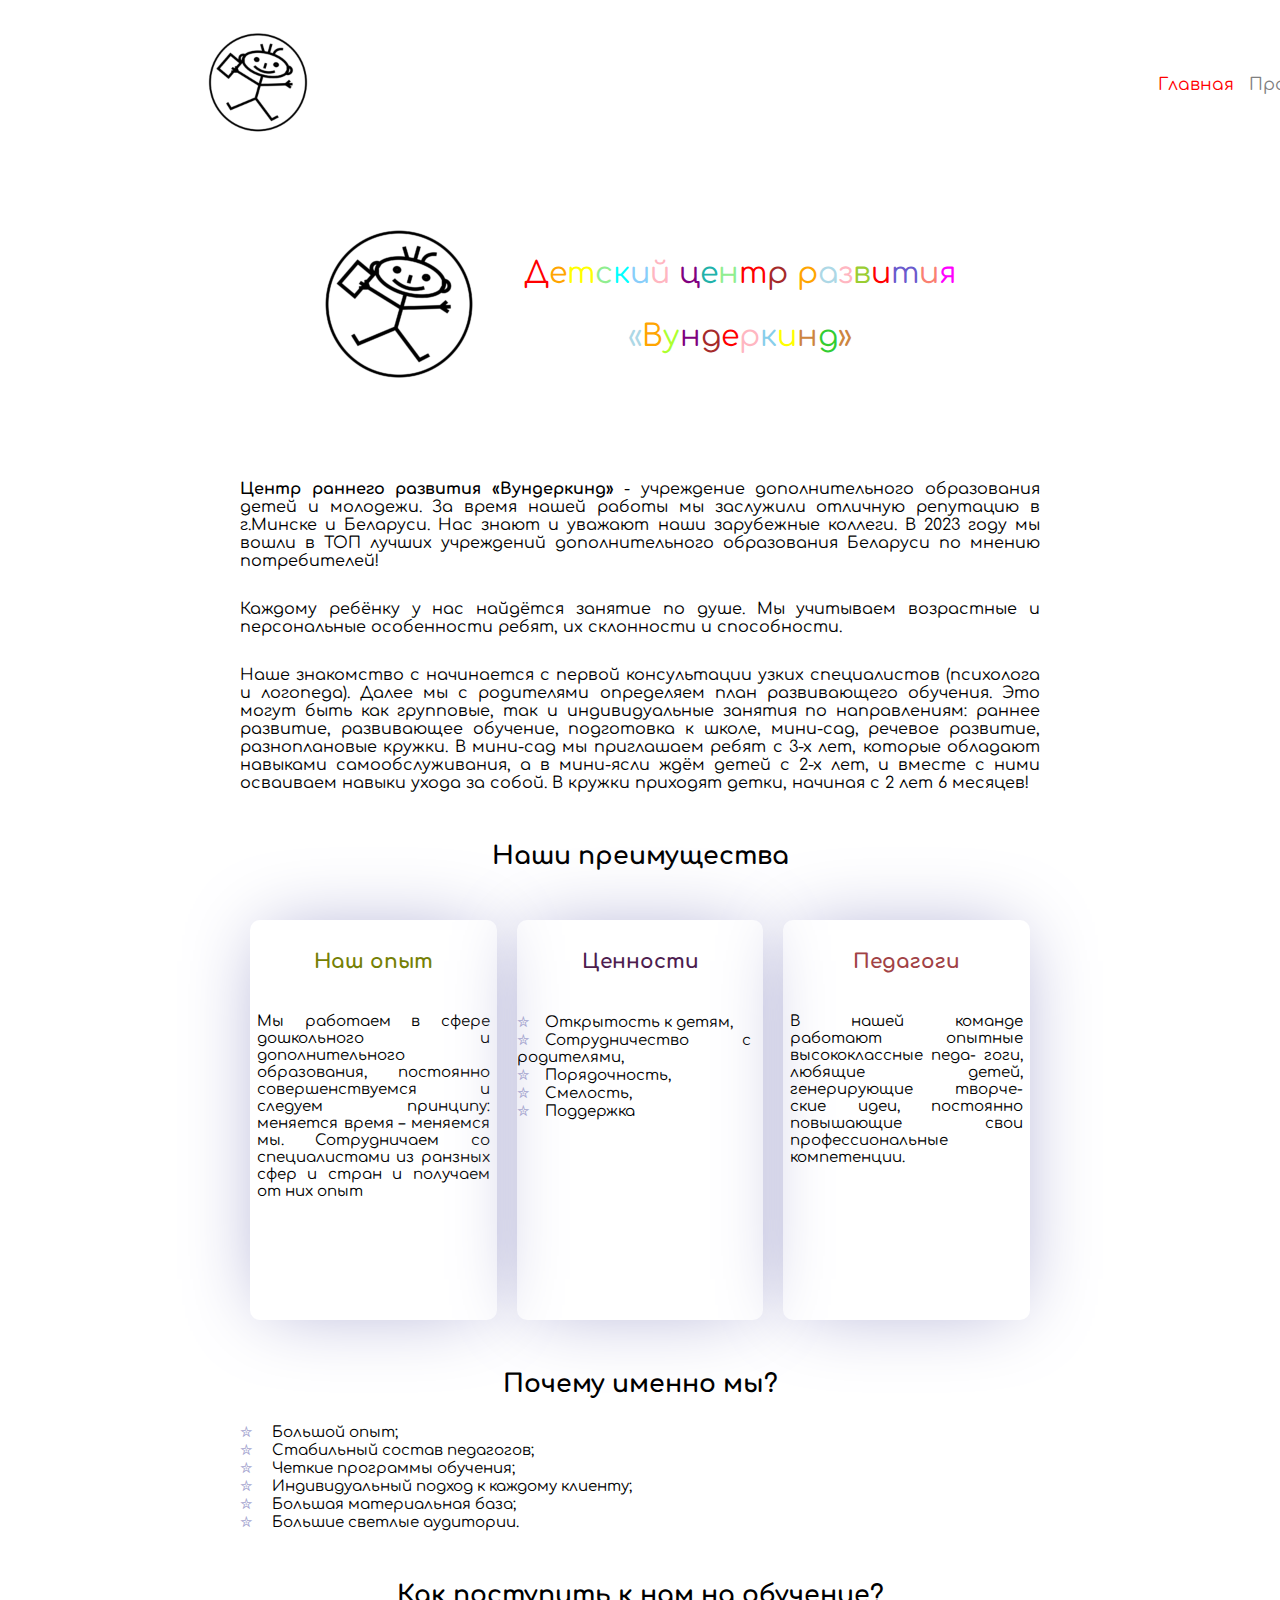
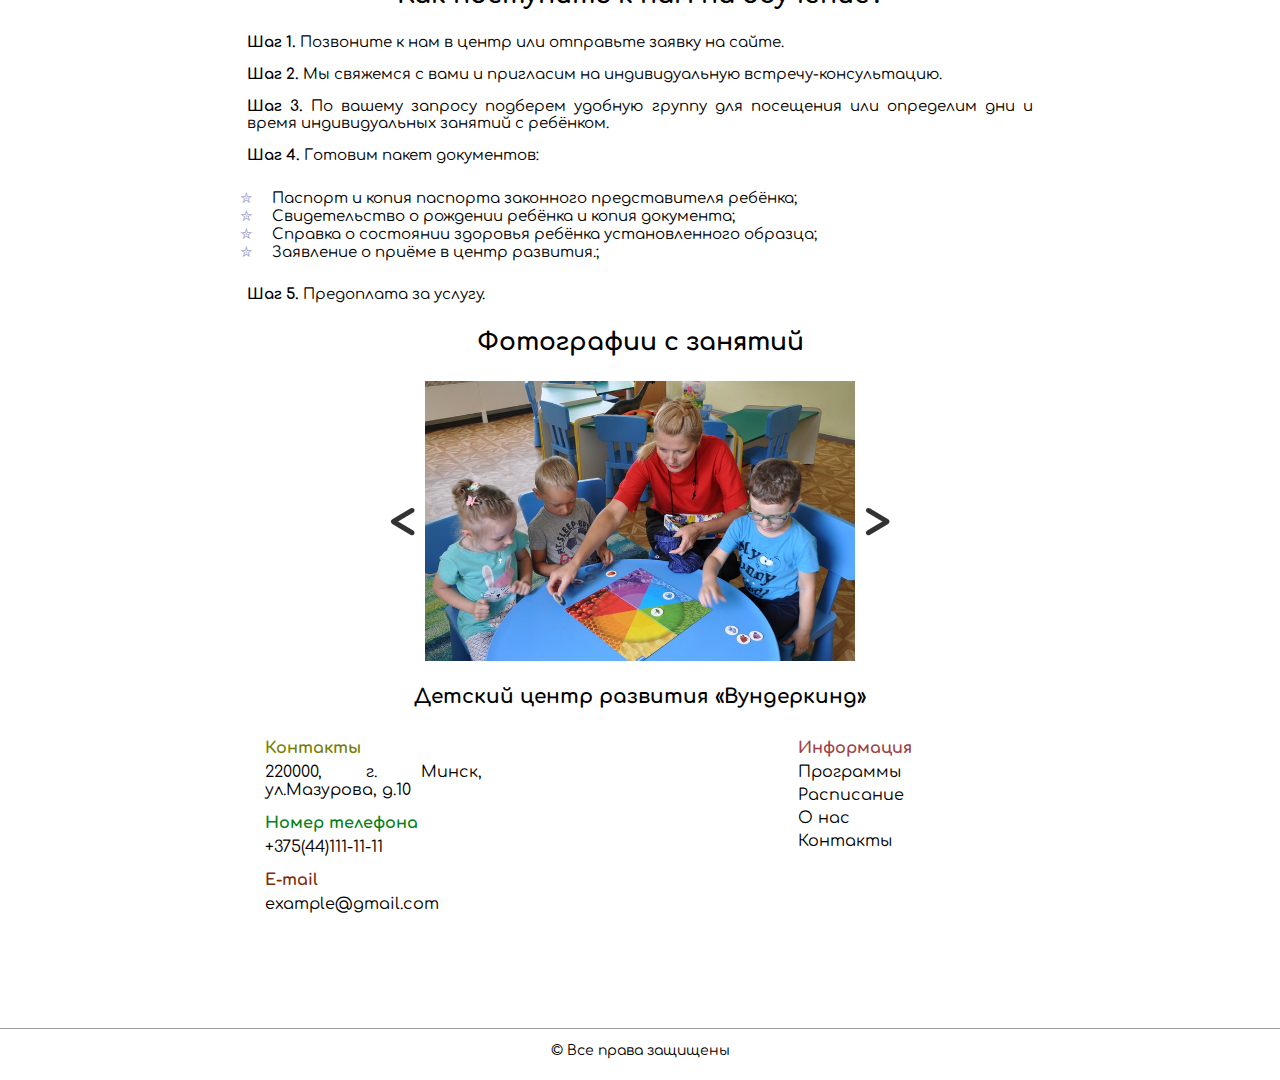
<file: index.html>
<!DOCTYPE html>
<html lang="ru">
<head>
    <meta charset="UTF-8">
    <link rel="stylesheet" href="./css/style.css">
</head>

<body>
    <main class="main">
        <header class="header">
            <div class="header-img">
                <img src="./img/educational.png" alt="educational center">
            </div>
            <div class="header-nav">
                <ul class="header-nav-list">
                    <li class="header-nav-list-el active"><a href="#">Главная</a></li>
                    <li class="header-nav-list-el"><a href="./pages/course.html">Программы</a></li>
                    <li class="header-nav-list-el"><a href="#">Расписание</a></li>
                    <li class="header-nav-list-el"><a href="./pages/about_us.html">О Нас</a></li>
                    <li class="header-nav-list-el"><a href="./pages/contacts.html">Контакты</a></li>
                </ul>
            </div>
        </header>
        <div class="content">
            <div class="content-banner">
                <div class="content-banner-img">
                    <img src="./img/educational.png" alt="Educational center">
                </div>
                <div class="content-banner-text">
                    <p><font style="color:red">Д</font><font style="color:orange">е</font><font style="color: yellow">т</font><font style="color: lightgreen">с</font><font style="color: aqua">к</font><font style="color: lightskyblue">и</font><font style="color: lightpink">й</font>
                        <font style="color: purple">ц</font><font style="color: lightseagreen">е</font><font style="color: lightgreen">н</font><font style="color: red">т</font><font style="color: brown">р</font>
                        <font style="color: orange">р</font><font style="color: lightblue">а</font><font style="color: lightpink">з</font><font style="color: yellowgreen">в</font><font style="color: red">и</font><font style="color: slateblue">т</font><font style="color: salmon">и</font><font style="color: fuchsia">я</font></p>
                    <p align="center">
                        <font style="color:lightblue">«</font><font style="color:orange">В</font><font style="color:greenyellow">у</font><font style="color:purple">н</font><font style="color:brown">д</font><font style="color:red">е</font><font style="color:lightpink">р</font><font style="color:skyblue">к</font><font style="color:yellow">и</font><font style="color:peru">н</font><font style="color:limegreen">д</font><font style="color:peru">»</font>
                </div>
            </div>
            <div class="content-main">
                <div class="content-main-text">
                    <p><b>Центр раннего развития «Вундеркинд»</b> - учреждение дополнительного образования детей и
                        молодежи.
                        За время нашей работы мы заслужили отличную репутацию в г.Минске и
                        Беларуси. Нас знают и уважают наши зарубежные коллеги. В 2023 году мы вошли в ТОП лучших
                        учреждений
                        дополнительного образования Беларуси по мнению потребителей!
                    </p>
                </div>
                <div class="content-main-text">
                    <p>Каждому ребёнку у нас найдётся занятие по душе. Мы учитываем возрастные и персональные
                        особенности ребят, их склонности и способности.
                    </p>
                </div>
                <div class="content-main-text">
                    <p>Наше знакомство с начинается с первой консультации узких специалистов (психолога и логопеда).
                        Далее мы с родителями определяем план развивающего обучения. Это могут быть как групповые, так и
                        индивидуальные занятия по направлениям: раннее развитие, развивающее обучение, подготовка к
                        школе, мини-сад, речевое развитие, разноплановые кружки. В мини-сад мы приглашаем ребят с 3-х
                        лет, которые обладают навыками самообслуживания, а в мини-ясли ждём детей с 2-х лет, и вместе с
                        ними осваиваем навыки ухода за собой. В кружки приходят детки, начиная с 2 лет 6 месяцев!</p>
                </div>
                <div class="content-main-block">
                    <div class="content-main-block-text">
                        <p>Наши преимущества</p>
                    </div>
                    <div class="content-main-block-table">
                        <div class="content-main-block-table-el">
                            <div class="content-main-block-table-el-text">
                                <h1 style="color:rgb(117, 128, 5)"><b>Наш опыт</b></h1>
                                <p>Мы работаем в сфере дошкольного и дополнительного образования, постоянно
                                    совершенствуемся и следуем принципу: меняется время – меняемся мы. Сотрудничаем со
                                    специалистами из ранзных сфер и стран и получаем от них опыт</p>
                            </div>
                        </div>
                        <div class="content-main-block-table-el">
                            <div class="content-main-block-table-el-text">
                                <h1 style="color:rgb(77, 29, 79)"><b>Ценности</b></h1>
                                <ul>
                                    <li>Открытость к детям,</li>
                                    <li>Сотрудничество с родителями,</li>
                                    <li>Порядочность,</li>
                                    <li>Смелость,</li>
                                    <li>Поддержка</li>
                                </ul>
                            </div>
                        </div>
                        <div class="content-main-block-table-el">
                            <div class="content-main-block-table-el-text">
                                <h1 style="color:rgb(161, 66, 69)"><b>Педагоги</b></h1>
                                <p>В нашей команде работают опытные высококлассные педа-
                                    гоги, любящие детей, генерирующие творче-
                                    ские идеи, постоянно повышающие свои профессиональные компетенции.</p>
                            </div>
                        </div>
                    </div>
                </div>
                <div class="content-main-block">
                    <div class="content-main-block-text">
                        <p>Почему именно мы?</p>
                    </div>
                        <div class="content-main-block-table-el-text">
                            <ul>
                                <li>
                                    Большой опыт;
                                </li>
                                <li>
                                    Стабильный состав педагогов;
                                </li>
                                <li>
                                    Четкие программы обучения;
                                </li>
                                <li>
                                    Индивидуальный подход к каждому клиенту;
                                </li>
                                <li>
                                    Большая материальная база;
                                </li>
                                <li>
                                    Большие светлые аудитории.
                                </li>
                            </ul>
                    </div>
                </div>
                <div class="content-main-block">
                    <div class="content-main-block-text">
                        <p>Как поступить к нам на обучение?</p>
                    </div>
                        <div class="content-main-block-table-el-text">
                            <div class="content-main-block-table-el-text">
                                <p><b>Шаг 1.</b> Позвоните к нам в центр или отправьте заявку на сайте.</p>
                            </div>
                            <div class="content-main-block-table-el-text">
                                <p><b>Шаг 2.</b> Мы свяжемся с вами и пригласим на индивидуальную встречу-консультацию.</p>
                            </div>
                            <div class="content-main-block-table-el-text">
                                <p><b>Шаг 3.</b> По вашему запросу подберем удобную группу для посещения или определим дни и время индивидуальных занятий с ребёнком.</p>
                            </div>
                            <div class="content-main-block-table-el-text">
                                <p><b>Шаг 4.</b> Готовим пакет документов:</p>
                                <div class="content-main-block-table-el-text">
                                    <ul>
                                        <li>
                                            Паспорт и копия паспорта законного представителя ребёнка;
                                        </li>
                                        <li>
                                            Свидетельство о рождении ребёнка и копия документа;
                                        </li>
                                        <li>
                                            Cправка о состоянии здоровья ребёнка установленного образца;
                                        </li>
                                        <li>
                                            Заявление о приёме в центр развития.;
                                        </li>
                                </div>
                            </div>
                            <div class="content-main-block-table-el-text">
                                <p><b>Шаг 5.</b> Предоплата за услугу.</p>
                            </div>
                        </div>
                </div>
                <div class="content-main-scroller">
                    <div class="content-main-scroller-text">
                        <p>Фотографии с занятий</p>
                    </div>
                    <div class="content-main-scroller-block">
                        <div class="content-main-scroller-block-btn">
                            <button class="content-main-scroller-btn-prev" onclick="plusSlides(-1)"><</button>
                         </div>
                         <div class="content-main-scroller-block-items">
                            <div class="content-main-scroller-block-item fade">
                                <img src="./img/lessons/pic_1.jpg" alt="">
                            </div>
                            <div class="content-main-scroller-block-item fade">
                                <img src="./img/lessons/pic_2.jpg" alt="">
                            </div>
                            <div class="content-main-scroller-block-item fade">
                                <img src="./img/lessons/pic_3.jpg" alt="">
                            </div>
                         </div>
                         <div class="content-main-scroller-block-btn">
                            <button class="content-main-scroller-btn-next" onclick="plusSlides(1)">></button> 
                         </div>
                    </div>
                    </div>

                <div class="content-footer-block">
                    <div class="content-footer-block-text">
                        <p>Детский центр развития «Вундеркинд»</p>
                    </div>
                    <div class="content-footer-block-table">
                        <div class="content-footer-block-table-el">
                            <div class="content-footer-block-table-el-text">
                                <h1 style="color:rgb(117, 128, 5)"><b>Контакты</b></h1>
                                <p>220000, г. Минск, ул.Мазурова, д.10</p>
                                <h1 style="color:rgb(5, 128, 25)"><b>Номер телефона</b></h1>
                                <p><a href="#">+375(44)111-11-11</href></a>
                                <h1 style="color:rgb(128, 44, 5)"><b>E-mail</b></h1>
                                <p><a href="#">example@gmail.com</a></p>
                            </div>
                        </div>
                        <div class="content-footer-block-table-el">
                            <div class="content-footer-block-table-el-text">
                            </div>
                        </div>
                        <div class="content-footer-block-table-el">
                            <div class="content-footer-block-table-el-text">
                                <h1 style="color:rgb(161, 66, 69)"><b>Информация</b></h1>
                                <ul>
                                    <li><a href="./pages/course.html">Программы</a></li>
                                    <li><a href="#">Расписание</a></li>
                                    <li><a href="./pages/about_us.html">О нас</a></li>
                                    <li><a href="./pages/contacts.html">Контакты</a></li>
                                </ul>
                            </div>
                        </div>
                    </div>
                </div>
            </div>
        </div>
    </main>
    <footer class="footer">
        <div class="footer-block">
            <p>© Все права защищены</p>
        </div>
    </footer>
    <script src="./js/main.js"></script>
</body>

</html>
</file>
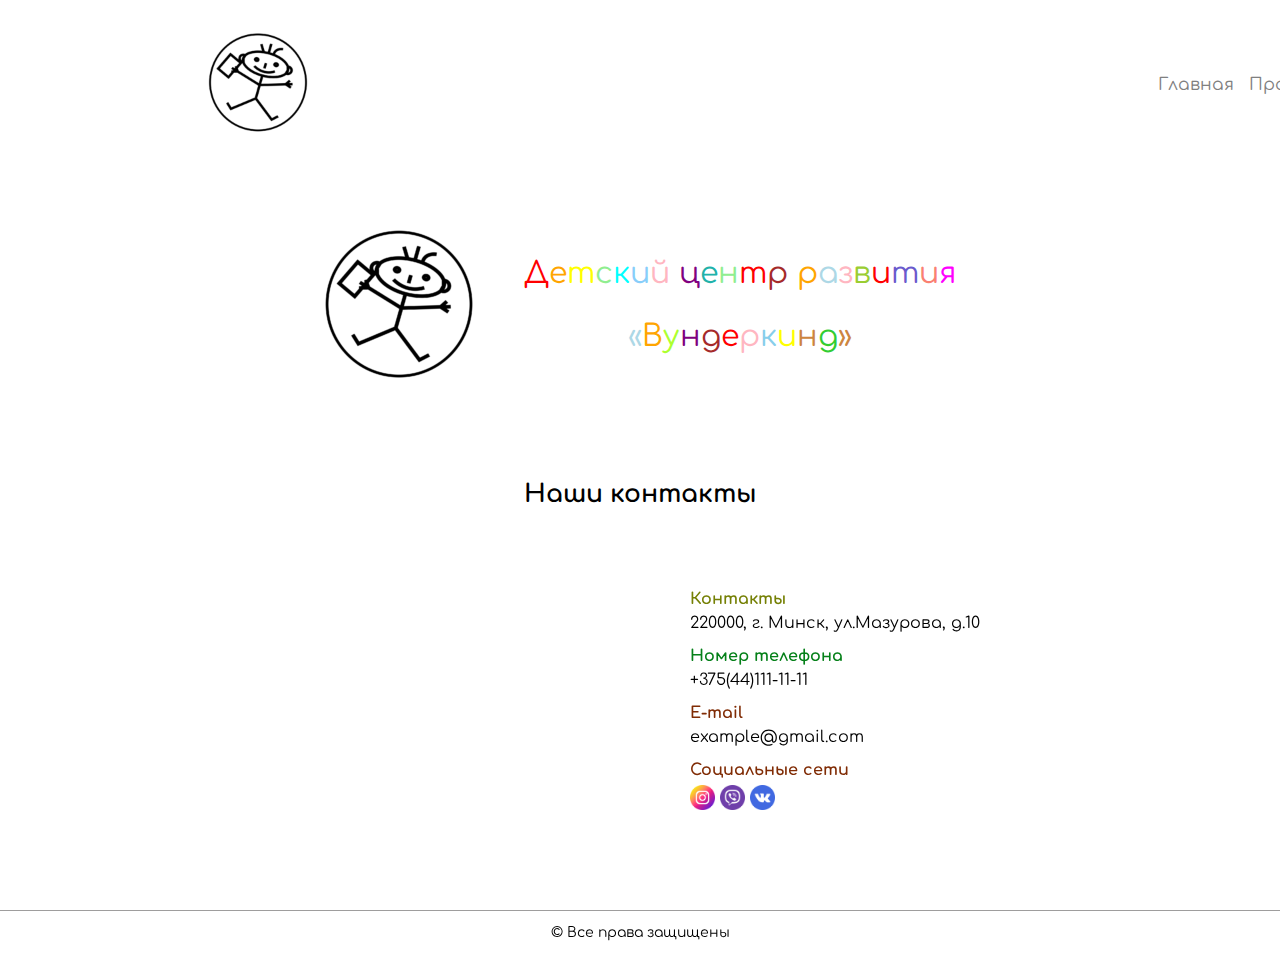
<file: pages/contacts.html>
<!DOCTYPE html>
<html lang="ru">

<head>
    <meta charset="UTF-8">
    <link rel="stylesheet" href="../css/style.css">
    <script src="../js/main.js"></script>
</head>

<body>
    <main class="main">
        <header class="header">
            <div class="header-img">
                <img src="../img/educational.png" alt="educational center">
            </div>
            <div class="header-nav">
                <ul class="header-nav-list">
                    <li class="header-nav-list-el"><a href="../index.html">Главная</a></li>
                    <li class="header-nav-list-el"><a href="./course.html">Программы</a></li>
                    <li class="header-nav-list-el"><a href="#">Расписание</a></li>
                    <li class="header-nav-list-el"><a href="./about_us.html">О Нас</a></li>
                    <li class="header-nav-list-el active"><a href="#">Контакты</a></li>
                </ul>
            </div>
        </header>
        <div class="content">
            <div class="content-banner">
                <div class="content-banner-img">
                    <img src="../img/educational.png" alt="Educational center">
                </div>
                <div class="content-banner-text">
                    <p><font style="color:red">Д</font><font style="color:orange">е</font><font style="color: yellow">т</font><font style="color: lightgreen">с</font><font style="color: aqua">к</font><font style="color: lightskyblue">и</font><font style="color: lightpink">й</font>
                        <font style="color: purple">ц</font><font style="color: lightseagreen">е</font><font style="color: lightgreen">н</font><font style="color: red">т</font><font style="color: brown">р</font>
                        <font style="color: orange">р</font><font style="color: lightblue">а</font><font style="color: lightpink">з</font><font style="color: yellowgreen">в</font><font style="color: red">и</font><font style="color: slateblue">т</font><font style="color: salmon">и</font><font style="color: fuchsia">я</font></p>
                    <p align="center">
                        <font style="color:lightblue">«</font><font style="color:orange">В</font><font style="color:greenyellow">у</font><font style="color:purple">н</font><font style="color:brown">д</font><font style="color:red">е</font><font style="color:lightpink">р</font><font style="color:skyblue">к</font><font style="color:yellow">и</font><font style="color:peru">н</font><font style="color:limegreen">д</font><font style="color:peru">»</font>
                </div>
            </div>
            <div class="content-main">
                <div class="content-main-block">
                    <div class="content-main-block-text">
                        <p>Наши контакты</p>
                    </div>
                    <div class="content-main-block-table-el-contacts">
                                <div>
                                    <iframe
                                    src="https://www.google.com/maps/embed?pb=!1m18!1m12!1m3!1d6650.006998474837!2d27.42469974495478!3d53.89384846698014!2m3!1f0!2f0!3f0!3m2!1i1024!2i768!4f13.1!3m3!1m2!1s0x46dbdb20bb60b759%3A0x3e3def6dffd97915!2z0YPQuy4g0JzQsNC30YPRgNC-0LLQsCAxMCwg0JzQuNC90YHQug!5e0!3m2!1sru!2sby!4v1693132413511!5m2!1sru!2sby"
                                    width="400" height="350" style="border:0;" allowfullscreen="" loading="lazy"
                                    referrerpolicy="no-referrer-when-downgrade"></iframe>
                                </div>
                                <div class="content-main-block-table-contacts">
                                    <div class="content-main-block-table-el-contacts">
                                        <div class="content-main-block-table-el-text-contacts">
                                            <h1 style="color:rgb(117, 128, 5)"><b>Контакты</b></h1>
                                            <p>220000, г. Минск, ул.Мазурова, д.10</p>
                                            <h1 style="color:rgb(5, 128, 25)"><b>Номер телефона</b></h1>
                                            <p><a href="#">+375(44)111-11-11</href></a>
                                            <h1 style="color:rgb(128, 44, 5)"><b>E-mail</b></h1>
                                            <p><a href="#">example@gmail.com</a></p>
                                            <h1 style="color:rgb(128, 44, 5)"><b>Социальные сети</b></h1>
                                            <p><a href="#"><img src="../img/Social media/instagram.png"></a>
                                                <a href="#"><img src="../img/Social media/viber.png"></a>
                                                <a href="#"><img src="../img/Social media/vk.png"></a>
                                            </p>
                                        </div>
                                    </div>
                                </div>
                    </div>
                </div>
            </div>
        </div>
    </main>
    <footer class="footer">
        <div class="footer-block">
            <p>© Все права защищены</p>
        </div>
    </footer>
</body>

</html>
</file>
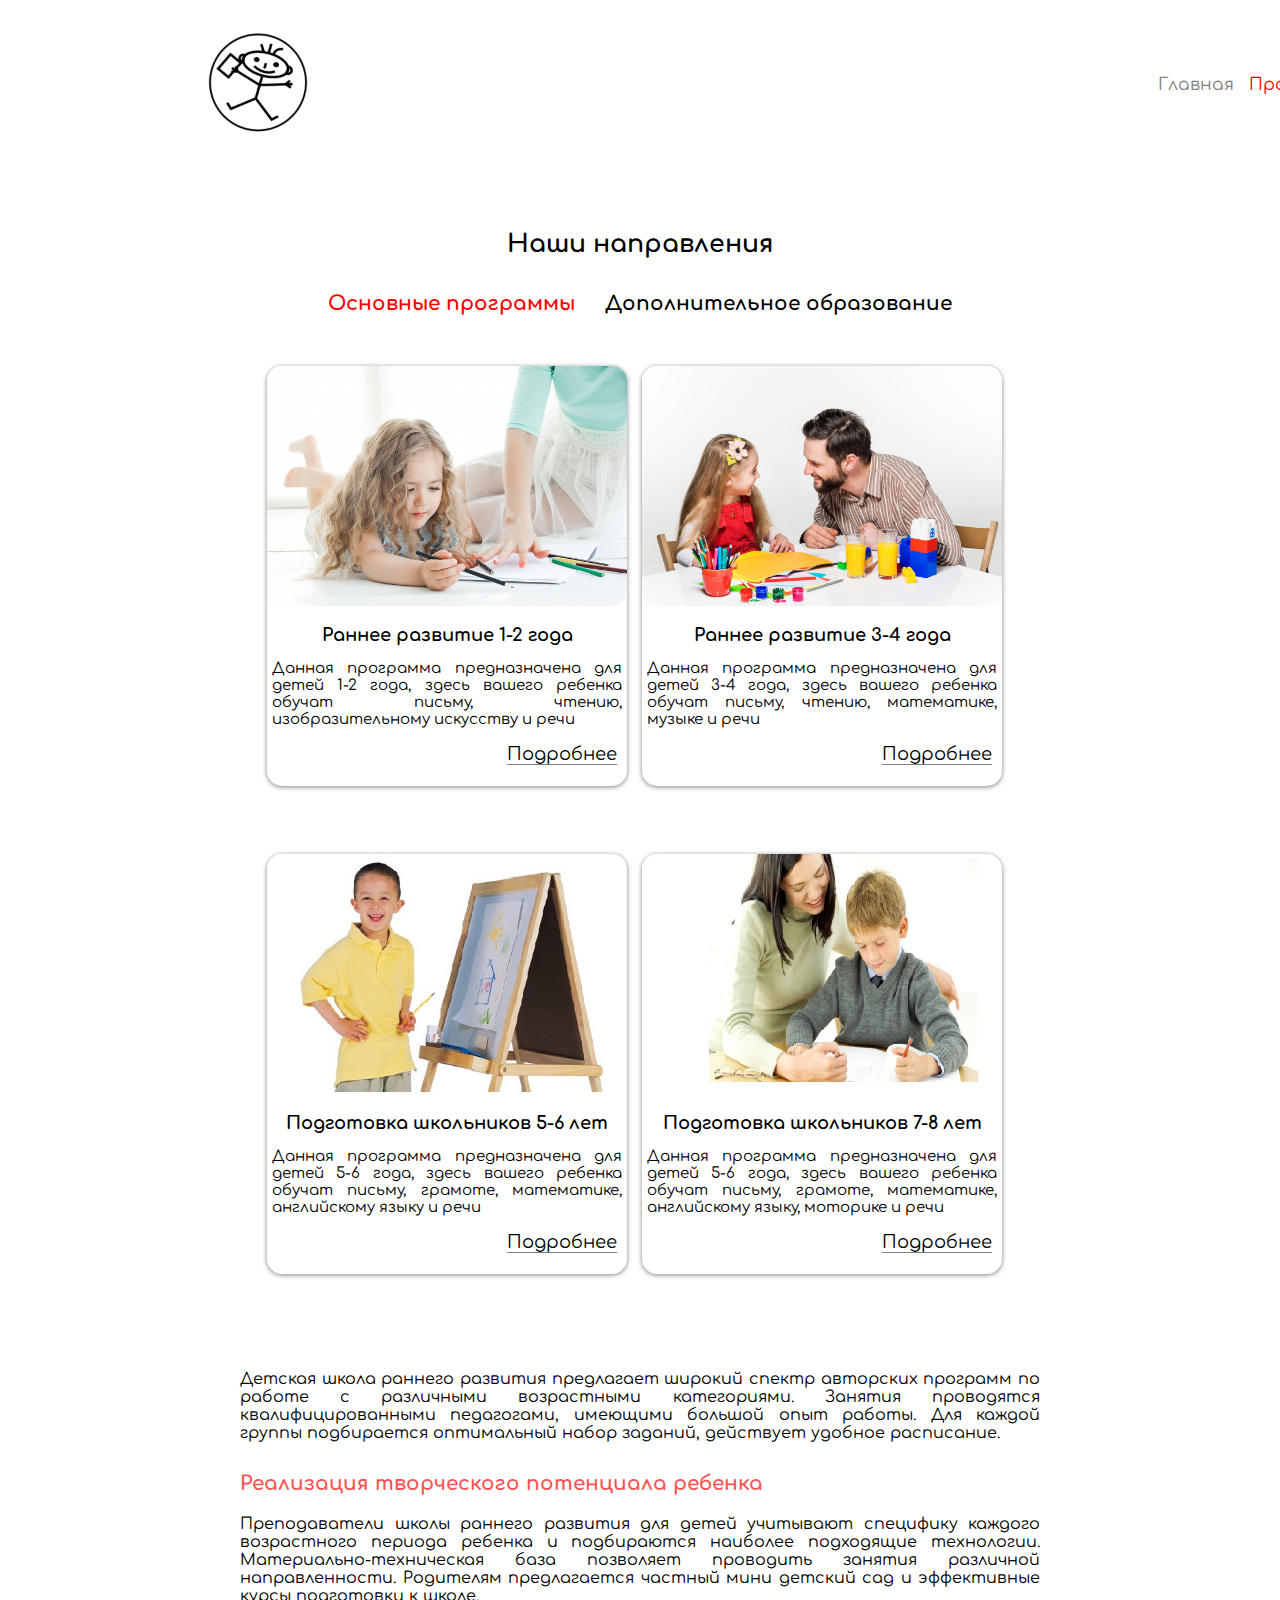
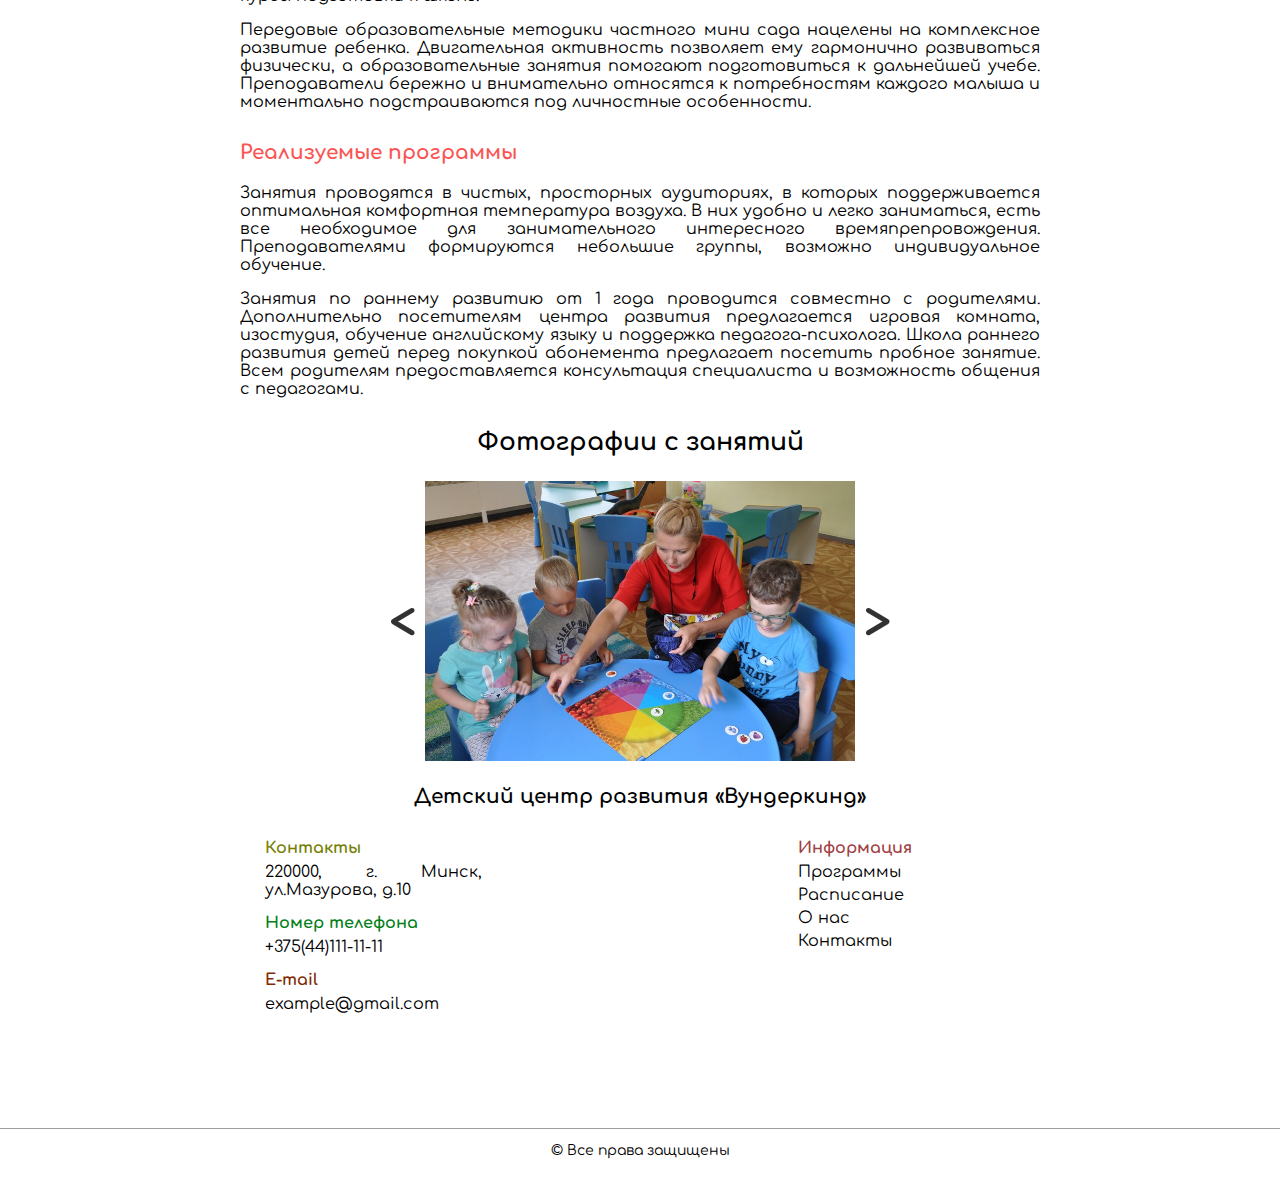
<file: pages/course.html>
<!DOCTYPE html>
<html lang="ru">

<head>
    <meta charset="UTF-8">
    <link rel="stylesheet" href="../css/style.css">
</head>

<body onload="tab()">
    <main class="main">
        <header class="header">
            <div class="header-img">
                <img src="../img/educational.png" alt="educational center">
            </div>
            <div class="header-nav">
                <ul class="header-nav-list">
                    <li class="header-nav-list-el"><a href="../index.html">Главная</a></li>
                    <li class="header-nav-list-el active"><a href="#">Программы</a></li>
                    <li class="header-nav-list-el"><a href="#">Расписание</a></li>
                    <li class="header-nav-list-el"><a href="./about_us.html">О Нас</a></li>
                    <li class="header-nav-list-el"><a href="./contacts.html">Контакты</a></li>
                </ul>
            </div>
        </header>
        <div class="content">
            <div class="content-main">
                <div class="content-main-block">
                    <div class="content-main-block-text">
                        <p>Наши направления</p>
                    </div>
                    <div class="tabs" onclick="tab()">
                        <div class="tabs-nav">
                            <div class="tabs-nav-item active" data-tab-name="tab-1">
                                Основные программы
                            </div>
                            <div class="tabs-nav-item" data-tab-name="tab-2">
                                Дополнительное образование
                            </div>
                        </div>
                        <div class="tabs-content">
                            <div class="tab active tab-1"> 
                                <div class="content-block-course">
                                    <ul>
                                        <li>
                                            <img src="../img/course/course_1.png">
                                            <h1>Раннее развитие 1-2 года</h1>
                                            <p>Данная программа предназначена
                                                для детей 1-2 года, здесь вашего ребенка обучат
                                                письму, чтению, изобразительному искусству и речи</p>
                                            <button><a href="#">Подробнее</a></button>
                                        </li>
                                        <li>
                                            <img src="../img/course/course_2.png">
                                            <h1>Раннее развитие 3-4 года</h1>
                                            <p>Данная программа предназначена
                                                для детей 3-4 года, здесь вашего ребенка обучат
                                                письму, чтению, математике, музыке и речи</p>
                                            <button><a href="#">Подробнее</a></button>
                                        </li>
                                    </ul>
                                    <ul>
                                        <li>
                                            <img src="../img/course/course_3.jpg">
                                            <h1>Подготовка школьников 5-6 лет</h1>
                                            <p>Данная программа предназначена
                                                для детей 5-6 года, здесь вашего ребенка обучат
                                                письму, грамоте, математике, английскому языку и речи</p>
                                            <button><a href="#">Подробнее</a></button>
                                        </li>
                                        <li>
                                            <img src="../img/course/course_4.jpg">
                                            <h1>Подготовка школьников 7-8 лет</h1>
                                            <p>Данная программа предназначена
                                                для детей 5-6 года, здесь вашего ребенка обучат
                                                письму, грамоте, математике, английскому языку, моторике и речи</p>
                                            <button><a href="#">Подробнее</a></button>
                                        </li>
                                    </ul>
                                </div>
                            </div>
                            <div class="tab tab-2">
                                <div class="content-block-course">
                                    <ul>
                                        <li>
                                            <img src="../img/course/math_course.png">
                                            <h1>Математика</h1>
                                            <p>Данный курс направлен на изучение математики, будут развиваться такие навыки, как арифметика</p>
                                            <button><a href="#">Подробнее</a></button>
                                        </li>
                                        <li>
                                            <img src="../img/course/russian_course.jpg">
                                            <h1>Русский язык</h1>
                                            <p>Данный курс направлен на изучение русского язык, будут развиваться такие навыки, как письмо и устная речь</p>
                                            <button><a href="#">Подробнее</a></button>
                                        </li>
                                    </ul>
                                    <ul>
                                        <li>
                                            <img src="../img/course/english_course.jpg">
                                            <h1>Английский язык</h1>
                                            <p>Данный курс направлен на изучение иностранного язык, будут развиваться такие навыки, как письмо и устная речь</p>
                                            <button><a href="#">Подробнее</a></button>
                                        </li>
                                        <li>
                                            <img src="../img/course/actor_course.jpg">
                                            <h1>Актерское мастерство</h1>
                                            <p>Данный курс направлен на развитие коммуникабельности и поведенческой манере в обществе</p>
                                            <button><a href="#">Подробнее</a></button>
                                        </li>
                                    </ul>
                                    </div>
                            </div>
                        </div>
                    </div>
                </div>
                <div class="content-main-text">
                    <p>Детская школа раннего развития предлагает широкий спектр авторских программ по работе с
                        различными возрастными категориями. Занятия проводятся квалифицированными педагогами, имеющими
                        большой опыт работы. Для каждой группы подбирается оптимальный набор заданий, действует удобное
                        расписание.</p>
                </div>
                <div class="content-main-block-course-text">
                    <p style="color: rgb(250, 85, 85)">Реализация творческого потенциала ребенка</p>
                </div>
                <div class="content-main-text">
                    <p>Преподаватели школы раннего развития для детей учитывают специфику каждого возрастного периода
                        ребенка и подбираются наиболее подходящие технологии. Материально-техническая база позволяет
                        проводить занятия различной направленности. Родителям предлагается частный мини детский сад и
                        эффективные курсы подготовки к школе.</p>
                    <p>Передовые образовательные методики частного мини сада нацелены на комплексное развитие ребенка.
                        Двигательная активность позволяет ему гармонично развиваться физически, а образовательные
                        занятия помогают подготовиться к дальнейшей учебе. Преподаватели бережно и внимательно относятся
                        к потребностям каждого малыша и моментально подстраиваются под личностные особенности.</p>
                </div>
                <div class="content-main-block-course-text">
                    <p style="color: rgb(250, 85, 85)">Реализуемые программы</p>
                </div>
                <div class="content-main-text">
                    <p>Занятия проводятся в чистых, просторных аудиториях, в которых поддерживается оптимальная
                        комфортная температура воздуха. В них удобно и легко заниматься, есть все необходимое для
                        занимательного интересного времяпрепровождения. Преподавателями формируются небольшие группы,
                        возможно индивидуальное обучение.</p>
                    <p>Занятия по раннему развитию от 1 года проводится совместно с родителями. Дополнительно
                        посетителям центра развития предлагается игровая комната, изостудия, обучение английскому языку
                        и поддержка педагога-психолога. Школа раннего развития детей перед покупкой абонемента
                        предлагает посетить пробное занятие. Всем родителям предоставляется консультация специалиста и
                        возможность общения с педагогами.</p>
                </div>
                <div class="content-main-scroller">
                    <div class="content-main-scroller-text">
                        <p>Фотографии с занятий</p>
                    </div>
                    <div class="content-main-scroller-block">
                        <div class="content-main-scroller-block-btn">
                            <button class="content-main-scroller-btn-prev" onclick="plusSlides(-1)">
                                <</button>
                        </div>
                        <div class="content-main-scroller-block-items">
                            <div class="content-main-scroller-block-item fade">
                                <img src="../img/lessons/pic_1.jpg" alt="">
                            </div>
                            <div class="content-main-scroller-block-item fade">
                                <img src="../img/lessons/pic_2.jpg" alt="">
                            </div>
                            <div class="content-main-scroller-block-item fade">
                                <img src="../img/lessons/pic_3.jpg" alt="">
                            </div>
                        </div>
                        <div class="content-main-scroller-block-btn">
                            <button class="content-main-scroller-btn-next" onclick="plusSlides(1)">></button>
                        </div>
                    </div>
                </div>

                <div class="content-footer-block">
                    <div class="content-footer-block-text">
                        <p>Детский центр развития «Вундеркинд»</p>
                    </div>
                    <div class="content-footer-block-table">
                        <div class="content-footer-block-table-el">
                            <div class="content-footer-block-table-el-text">
                                <h1 style="color:rgb(117, 128, 5)"><b>Контакты</b></h1>
                                <p>220000, г. Минск, ул.Мазурова, д.10</p>
                                <h1 style="color:rgb(5, 128, 25)"><b>Номер телефона</b></h1>
                                <p><a href="#">+375(44)111-11-11</href></a>
                                <h1 style="color:rgb(128, 44, 5)"><b>E-mail</b></h1>
                                <p><a href="#">example@gmail.com</a></p>
                            </div>
                        </div>
                        <div class="content-footer-block-table-el">
                            <div class="content-footer-block-table-el-text">
                            </div>
                        </div>
                        <div class="content-footer-block-table-el">
                            <div class="content-footer-block-table-el-text">
                                <h1 style="color:rgb(161, 66, 69)"><b>Информация</b></h1>
                                <ul>
                                    <li><a href="#">Программы</a></li>
                                    <li><a href="#">Расписание</a></li>
                                    <li><a href="./about_us.html">О нас</a></li>
                                    <li><a href="./contacts.html">Контакты</a></li>
                                </ul>
                            </div>
                        </div>
                    </div>
                </div>
            </div>
        </div>
    </main>
    <footer class="footer">
        <div class="footer-block">
            <p>© Все права защищены</p>
        </div>
    </footer>
    <script src="../js/main.js"></script>
</body>

</html>
</file>
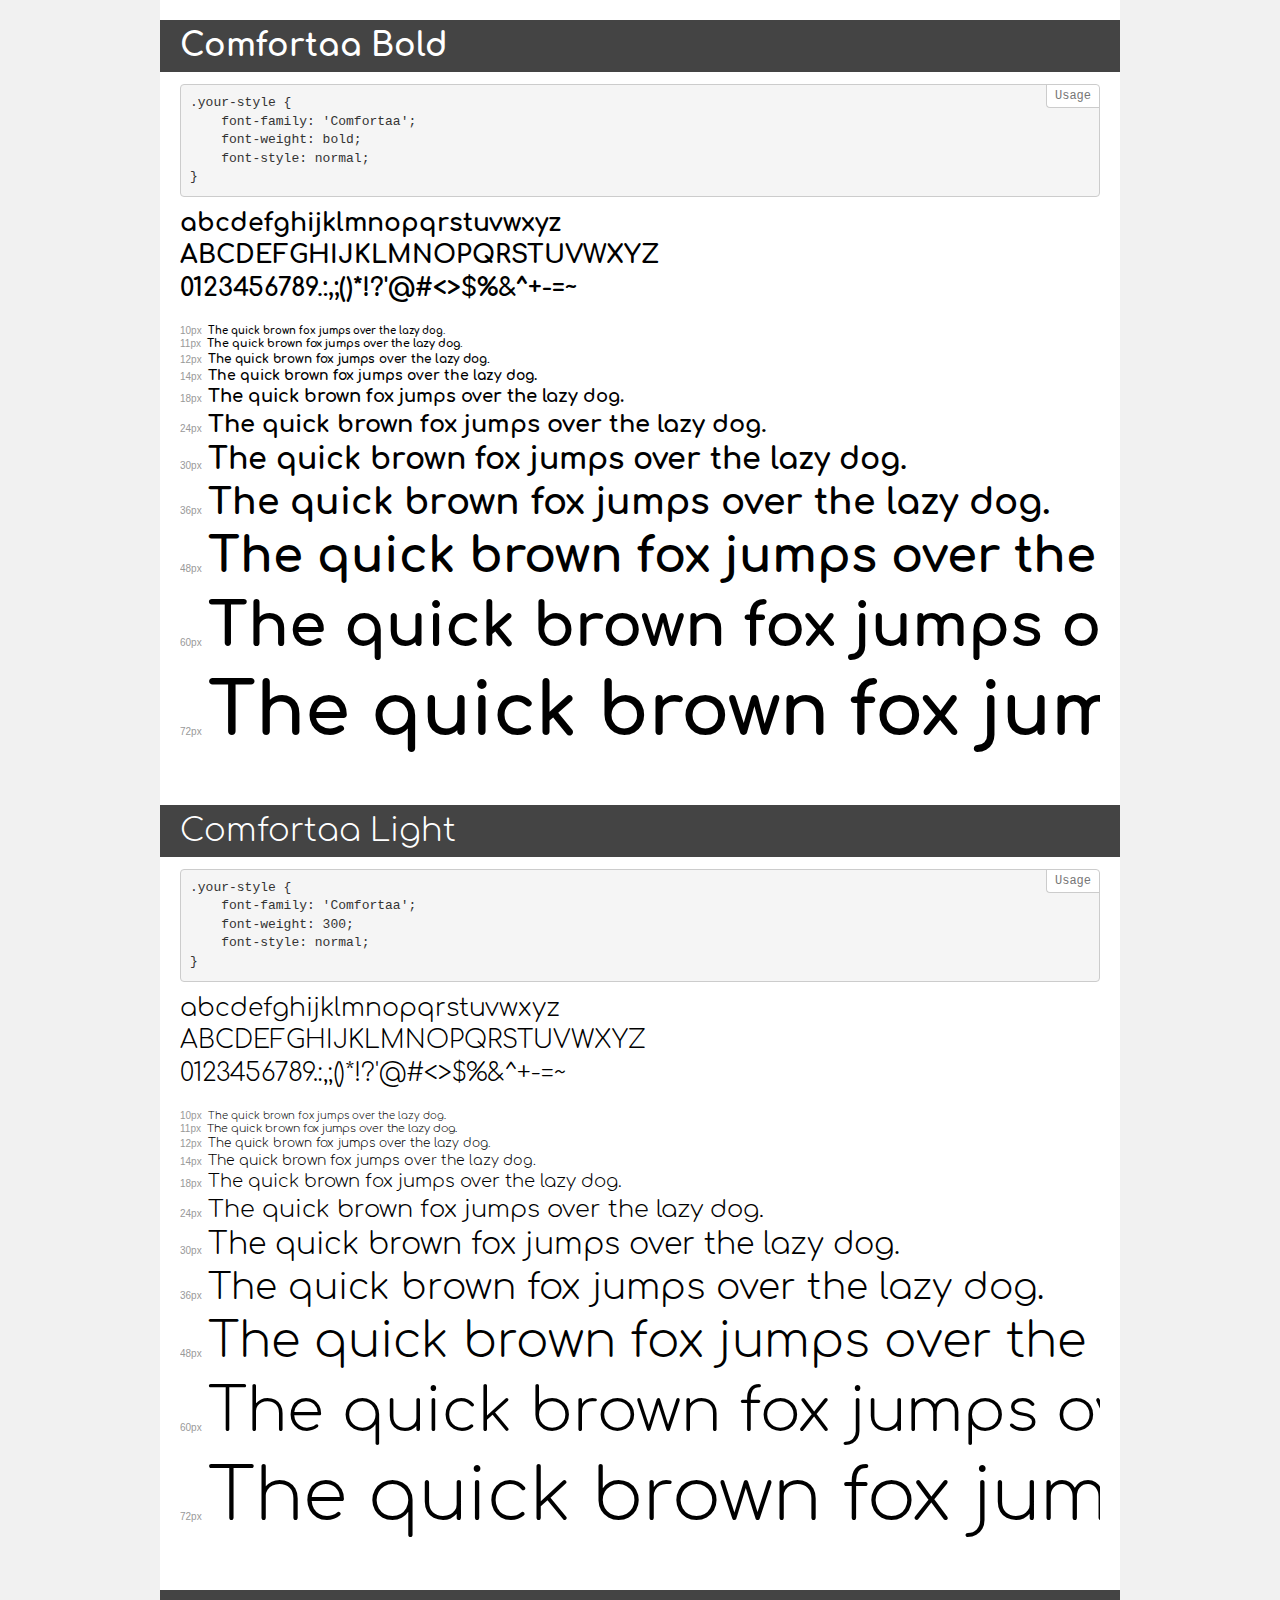
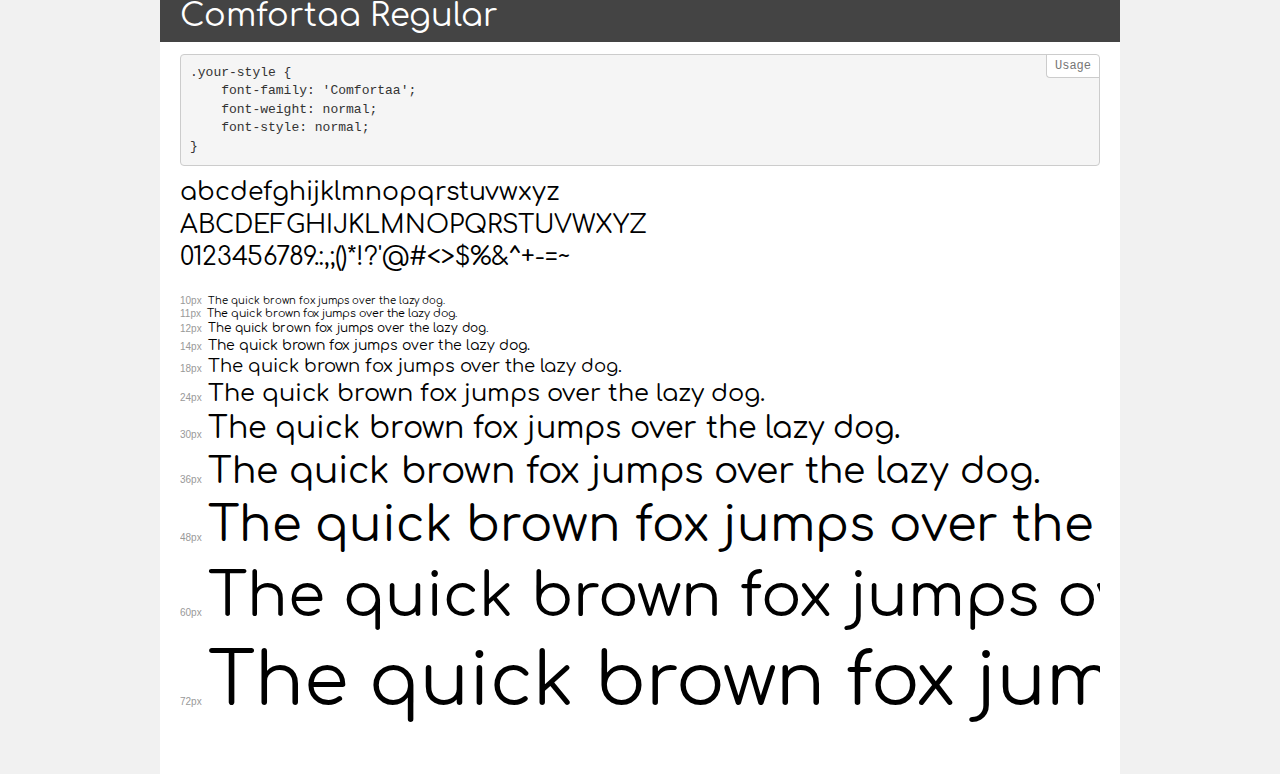
<file: css/fonts/font/demo.html>
<!DOCTYPE html>
<html>
<head>
    <meta charset="utf-8">
    <meta http-equiv="X-UA-Compatible" content="IE=edge">
    <meta name="viewport" content="width=device-width, initial-scale=1">
    <meta name="robots" content="noindex, noarchive">
    <meta name="format-detection" content="telephone=no">
    <title>Transfonter demo</title>
    <link href="stylesheet.css" rel="stylesheet">
    <style>
        /*
        http://meyerweb.com/eric/tools/css/reset/
        v2.0 | 20110126
        License: none (public domain)
        */
        html, body, div, span, applet, object, iframe,
        h1, h2, h3, h4, h5, h6, p, blockquote, pre,
        a, abbr, acronym, address, big, cite, code,
        del, dfn, em, img, ins, kbd, q, s, samp,
        small, strike, strong, sub, sup, tt, var,
        b, u, i, center,
        dl, dt, dd, ol, ul, li,
        fieldset, form, label, legend,
        table, caption, tbody, tfoot, thead, tr, th, td,
        article, aside, canvas, details, embed,
        figure, figcaption, footer, header, hgroup,
        menu, nav, output, ruby, section, summary,
        time, mark, audio, video {
            margin: 0;
            padding: 0;
            border: 0;
            font-size: 100%;
            font: inherit;
            vertical-align: baseline;
        }
        /* HTML5 display-role reset for older browsers */
        article, aside, details, figcaption, figure,
        footer, header, hgroup, menu, nav, section {
            display: block;
        }
        body {
            line-height: 1;
        }
        ol, ul {
            list-style: none;
        }
        blockquote, q {
            quotes: none;
        }
        blockquote:before, blockquote:after,
        q:before, q:after {
            content: '';
            content: none;
        }
        table {
            border-collapse: collapse;
            border-spacing: 0;
        }
        /* common styles */
        body {
            background: #f1f1f1;
            color: #000;
        }
        .page {
            background: #fff;
            width: 920px;
            margin: 0 auto;
            padding: 20px 20px 0 20px;
            overflow: hidden;
        }
        .font-container {
            overflow-x: auto;
            overflow-y: hidden;
            margin-bottom: 40px;
            line-height: 1.3;
            white-space: nowrap;
            padding-bottom: 5px;
        }
        h1 {
            position: relative;
            background: #444;
            font-size: 32px;
            color: #fff;
            padding: 10px 20px;
            margin: 0 -20px 12px -20px;
        }
        .letters {
            font-size: 25px;
            margin-bottom: 20px;
        }
        .s10:before {
            content: '10px';
        }
        .s11:before {
            content: '11px';
        }
        .s12:before {
            content: '12px';
        }
        .s14:before {
            content: '14px';
        }
        .s18:before {
            content: '18px';
        }
        .s24:before {
            content: '24px';
        }
        .s30:before {
            content: '30px';
        }
        .s36:before {
            content: '36px';
        }
        .s48:before {
            content: '48px';
        }
        .s60:before {
            content: '60px';
        }
        .s72:before {
            content: '72px';
        }
        .s10:before, .s11:before, .s12:before, .s14:before,
        .s18:before, .s24:before, .s30:before, .s36:before,
        .s48:before, .s60:before, .s72:before {
            font-family: Arial, sans-serif;
            font-size: 10px;
            font-weight: normal;
            font-style: normal;
            color: #999;
            padding-right: 6px;
        }
        pre {
            display: block;
            position: relative;
            padding: 9px;
            margin: 0 0 10px;
            font-family: Monaco, Menlo, Consolas, "Courier New", monospace !important;
            font-size: 13px;
            line-height: 1.428571429;
            color: #333;
            font-weight: normal !important;
            font-style: normal !important;
            background-color: #f5f5f5;
            border: 1px solid #ccc;
            overflow-x: auto;
            border-radius: 4px;
        }
        pre:after {
            display: block;
            position: absolute;
            right: 0;
            top: 0;
            content: 'Usage';
            line-height: 1;
            padding: 5px 8px;
            font-size: 12px;
            color: #767676;
            background-color: #fff;
            border: 1px solid #ccc;
            border-right: none;
            border-top: none;
            border-radius: 0 4px 0 4px;
            z-index: 10;
        }
        /* responsive */
        @media (max-width: 959px) {
            .page {
                width: auto;
                margin: 0;
            }
        }
    </style>
</head>
<body>
<div class="page">
    <div class="demo" style="font-family: 'Comfortaa'; font-weight: bold; font-style: normal;">
        <h1>Comfortaa Bold</h1>
        <pre>.your-style {
    font-family: 'Comfortaa';
    font-weight: bold;
    font-style: normal;
}</pre>
        <div class="font-container">
            <p class="letters">
                abcdefghijklmnopqrstuvwxyz<br>
ABCDEFGHIJKLMNOPQRSTUVWXYZ<br>
                0123456789.:,;()*!?'@#<>$%&^+-=~
            </p>
            <p class="s10" style="font-size: 10px;">The quick brown fox jumps over the lazy dog.</p>
            <p class="s11" style="font-size: 11px;">The quick brown fox jumps over the lazy dog.</p>
            <p class="s12" style="font-size: 12px;">The quick brown fox jumps over the lazy dog.</p>
            <p class="s14" style="font-size: 14px;">The quick brown fox jumps over the lazy dog.</p>
            <p class="s18" style="font-size: 18px;">The quick brown fox jumps over the lazy dog.</p>
            <p class="s24" style="font-size: 24px;">The quick brown fox jumps over the lazy dog.</p>
            <p class="s30" style="font-size: 30px;">The quick brown fox jumps over the lazy dog.</p>
            <p class="s36" style="font-size: 36px;">The quick brown fox jumps over the lazy dog.</p>
            <p class="s48" style="font-size: 48px;">The quick brown fox jumps over the lazy dog.</p>
            <p class="s60" style="font-size: 60px;">The quick brown fox jumps over the lazy dog.</p>
            <p class="s72" style="font-size: 72px;">The quick brown fox jumps over the lazy dog.</p>
        </div>
    </div>
    <div class="demo" style="font-family: 'Comfortaa'; font-weight: 300; font-style: normal;">
        <h1>Comfortaa Light</h1>
        <pre>.your-style {
    font-family: 'Comfortaa';
    font-weight: 300;
    font-style: normal;
}</pre>
        <div class="font-container">
            <p class="letters">
                abcdefghijklmnopqrstuvwxyz<br>
ABCDEFGHIJKLMNOPQRSTUVWXYZ<br>
                0123456789.:,;()*!?'@#<>$%&^+-=~
            </p>
            <p class="s10" style="font-size: 10px;">The quick brown fox jumps over the lazy dog.</p>
            <p class="s11" style="font-size: 11px;">The quick brown fox jumps over the lazy dog.</p>
            <p class="s12" style="font-size: 12px;">The quick brown fox jumps over the lazy dog.</p>
            <p class="s14" style="font-size: 14px;">The quick brown fox jumps over the lazy dog.</p>
            <p class="s18" style="font-size: 18px;">The quick brown fox jumps over the lazy dog.</p>
            <p class="s24" style="font-size: 24px;">The quick brown fox jumps over the lazy dog.</p>
            <p class="s30" style="font-size: 30px;">The quick brown fox jumps over the lazy dog.</p>
            <p class="s36" style="font-size: 36px;">The quick brown fox jumps over the lazy dog.</p>
            <p class="s48" style="font-size: 48px;">The quick brown fox jumps over the lazy dog.</p>
            <p class="s60" style="font-size: 60px;">The quick brown fox jumps over the lazy dog.</p>
            <p class="s72" style="font-size: 72px;">The quick brown fox jumps over the lazy dog.</p>
        </div>
    </div>
    <div class="demo" style="font-family: 'Comfortaa'; font-weight: normal; font-style: normal;">
        <h1>Comfortaa Regular</h1>
        <pre>.your-style {
    font-family: 'Comfortaa';
    font-weight: normal;
    font-style: normal;
}</pre>
        <div class="font-container">
            <p class="letters">
                abcdefghijklmnopqrstuvwxyz<br>
ABCDEFGHIJKLMNOPQRSTUVWXYZ<br>
                0123456789.:,;()*!?'@#<>$%&^+-=~
            </p>
            <p class="s10" style="font-size: 10px;">The quick brown fox jumps over the lazy dog.</p>
            <p class="s11" style="font-size: 11px;">The quick brown fox jumps over the lazy dog.</p>
            <p class="s12" style="font-size: 12px;">The quick brown fox jumps over the lazy dog.</p>
            <p class="s14" style="font-size: 14px;">The quick brown fox jumps over the lazy dog.</p>
            <p class="s18" style="font-size: 18px;">The quick brown fox jumps over the lazy dog.</p>
            <p class="s24" style="font-size: 24px;">The quick brown fox jumps over the lazy dog.</p>
            <p class="s30" style="font-size: 30px;">The quick brown fox jumps over the lazy dog.</p>
            <p class="s36" style="font-size: 36px;">The quick brown fox jumps over the lazy dog.</p>
            <p class="s48" style="font-size: 48px;">The quick brown fox jumps over the lazy dog.</p>
            <p class="s60" style="font-size: 60px;">The quick brown fox jumps over the lazy dog.</p>
            <p class="s72" style="font-size: 72px;">The quick brown fox jumps over the lazy dog.</p>
        </div>
    </div>
</div>
</body>
</html>
</file>
<file: css/style.css>
@import url('https://fonts.googleapis.com/css2?family=Comfortaa:wght@300&display=swap');

    /*body*/
    html{
        overflow-x: hidden;

    }
    .body{
    }

    /*main*/
    .main{

    }

    /*header*/
    .header{
        display: flex;
        column-gap: 450px;
        font-family: 'Comfortaa', cursive;
        font-size: 17px;
    }

    .header-nav{
        display: flex;
        align-items: end;
        justify-content: end;
        padding: 25px 100px;
    }


    .header-img{
        padding: 25px 200px;
    }

    .header-img img{
        width: 100px;
        height: 100px;
    }

    .header-nav-list{
        display: flex;
        padding: 25px 100px;
    }

    .header-nav-list-el{
        margin-right: 15px;
    }


    .header-nav-list-el{
        list-style: none;
    }

    .header-nav-list-el a{
        text-decoration: none;
        color: inherit;
    }

    .header-nav-list-el{
        color: gray;
        position: relative;
        transition: color 0.5s ease-in;
    }

    .header-nav-list-el:hover{
        color: red;
    }


    .header-nav-list-el.active{
        color: red;
    }

    /*content*/

    .content{
        display: block;
        margin-left: auto;
        margin-right: auto;
        width: 800px;
    }
    .content-banner{
        display: flex;
        align-items: center;
        justify-content: center;
        
    }

    .content-banner-img{
        margin-top: 50px;
        height: 200px;
        width: 200px;
    }

    .content-banner-text{
        font-family: 'Comfortaa';
        margin-bottom: 0px;
        font-size: 30px;
    }

    .content-main{
        display: block;
        font-family: 'Comfortaa';
        text-align: justify;
        margin-top: 50px;
        margin-left: auto;
        margin-right: auto;
        font-size: 18px;
    }

    .content-main-text{
        margin-bottom: 30px;
    }

    .content-main-text p{
        font-size: 16px;
    }

    .content-main-block{
        margin-top: 50px;
    }

    .content-main-block-text{
        font-weight: bold;
        font-size: 25px;
        text-align: center;
    }

    .content-main-block-text img{
        height: 100px;
        width: 100px;
    }

    .content-main-block-table{
        display: flex;
        align-items: center;
        justify-content: center;
        margin-top: 50px;
    }

    .content-main-block-table-el{
        height: 400px;
        width:  270px;
        margin-left: 10px;
        margin-right: 10px;
        border-radius: 10px;
        box-shadow: 0px 0px 80px -15px rgb(165, 165, 207);
    }
    
    .content-main-block-table-el-text{  
        display: block;
        align-items: center;
        justify-content: center;
        font-size: 10px;
        width: 100%;
    }

    .content-main-block-table-el-text h1{
        text-align: center;
        margin-top: 30px;
        margin-bottom: 40px;
    }

    .content-main-block-table-el-text p{  
        margin-left: 7px;
        margin-right: 7px;
        font-size: 15px;
    }

    .content-main-block-table-el-text ul{
        width: 95%;
        padding: 0px 5px 0px 7px;
        margin-top: 25px;
    }

    .content-main-block-table-el-text ul li{
        list-style-type: none;
        font-size: 15px;
    }

    
    .content-main-block-table-el-text ul li::before{
        content: "✮";
        margin-right: 15px;
        color: rgb(165, 165, 207);
    }

    .content-main-scroller{
        display: block;
        justify-content: center;
        align-items: center;
    }

    /*main scroller*/

    .content-main-scroller-text{
        font-weight: bold;
        font-size: 25px;
        text-align: center;
    }

    .content-main-scroller-block{
        display: flex;
        align-items: center;
        justify-content: center;
    }
    
    .content-main-scroller-block-items{
        
    }

    .content-main-scroller-block-item{
        left: 0;
        z-index: 1;
    }

    .content-main-scroller-block-item img{
        height: 280px;
        width: 430px;
    }

    .content-main-scroller-block-btn{
        position: relative;
    }

    .content-main-scroller-btn-prev{
        font-family: 'Comfortaa';
        translate: 20%;
        font-weight: 900;
        color: black;
        opacity: 80%;
        background-color: transparent;
        font-size: 50px;
        padding: 12px 24px;
        border: none;
        transition: all ease-in 0.6s;
    }

    .content-main-scroller-btn-prev:hover{
       color:gray;
       opacity: 50%;
    }

    .content-main-scroller-btn-next{
        font-family: 'Comfortaa';
        font-weight: 900;
        translate: -20%;
        color: black;
        opacity: 80%;
        background-color: transparent;
        font-size: 50px;
        padding: 12px 24px;
        border: none;
        transition: all ease-in 0.6s;
    }

    .content-main-scroller-btn-next:hover{
        color:gray;
        opacity: 50%;
     }

     
    /*footer*/

    .content-footer-block-text{
        font-weight: 900;
        font-size: 20px;
        text-align: center;
    }
    
    .content-footer-block-table{
        display: flex;
        align-items: center;
        justify-content: center;
        margin-top: 15px;
    }

    .content-footer-block-table-el{
        height: 300px;
        width:  270px;
        margin-left: 25px;
        margin-right: 25px;
    }
    
    .content-footer-block-table-el-text{  
        display: block;
        align-items: center;
        justify-content: center;
        font-size: 8px;
        width: 100%;
    }

    .content-footer-block-table-el-contacts{  
        display: inline;
        align-items: center;
        justify-content: center;
        font-size: 8px;
        width: 100%;
    }

    .content-footer-block-table-el-text h1{
        margin-bottom: -10px;
    }

    .content-footer-block-table-el-text p{
        font-size: 16px;
        margin-bottom: 15px;
    }

    .content-footer-block-table-el-text a{
        text-decoration: none;
        color: inherit;
    }

    .content-footer-block-table-el-text li{
        margin-bottom: 5px;
    }

    .content-footer-block-table-el-text ul li a{
        text-decoration: none;
        color: inherit;
        transition: all ease-in 0.5s;
    }

    .content-footer-block-table-el-text ul li a:hover{
        color: red;
    }

    .content-footer-block-table-el-text ul{
        width: 95%;
        padding: 0px 5px 0px 0px;
        list-style-type: none;
        font-size: 16px;
        padding: -7px 0px;
        margin-bottom: 25p  x;
    }

    /*footer*/
    
    .footer{
        display: flex;
        text-align: center;
        justify-content: center;
        font-family: 'Comfortaa';
        font-size: 14px;
        border-top: 1px solid rgb(158, 157, 157);
        margin-left: -2%;
        margin-right: -2%;
        
    }

    .footer-block{
        
    }

    /*contacts*/

    
    .content-main-block-text-contacts{
        font-weight: 900;
        font-size: 20px;
        text-align: center;
    }
    
    .content-main-block-table-contacts{
        display: flex;
        align-items: center;
        justify-content: center;
        margin-top: 15px;
    }

    .content-main-block-table-el-contacts{
        display: flex;
        margin-left: 25px;
        margin-right: 25px;
        margin-bottom: 25px;
    }
    

    .content-main-block-table-el-text-contacts{  
        display: inline;
        align-items: center;
        justify-content: center;
        font-size: 8px;
    }

    .content-main-block-table-el-contacts{  
        align-items: center;
        font-size: 8px;
    }

    .content-main-block-table-el-text-contacts h1{
        margin-bottom: -10px;
    }

    .content-main-block-table-el-text-contacts p{
        font-size: 16px;
        margin-bottom: 15px;
    }

    .content-main-block-table-el-text-contacts a{
        text-decoration: none;
        color: inherit;
    }

    .content-main-block-table-el-text-contacts a img{
        height: 25px;
        width: 25px;
    }

    .content-main-block-table-el-text-contacts li{
        margin-bottom: 5px;
    }

    .content-main-block-table-el-text-contacts ul li a{
        text-decoration: none;
        color: inherit;
        transition: all ease-in 0.5s;
    }

    .content-main-block-table-el-text-contacts ul li a:hover{
        color: red;
    }

    .content-main-block-table-el-text ul{
        padding: 0px 5px 0px 0px;
        list-style-type: none;
        font-size: 16px;
        padding: -7px 0px;
        margin-bottom: 25px;
    }

    /*fade*/

    .fade{
        -webkit-animation-name: fade;
        -webkit-animation-duration: 1.5s;
        animation-name: fade;
        animation-duration: 1.5s;
    }

    @-webkit-keyframes fade{
        from{opacity: .4 }
        to {opacity: 1}
    }

    @keyframes fade{
        from{opacity: .4}
        to{opacity: 1}
    }


    /*course block*/

    
.content-main-block-course-text{
        font-weight: bold;
        font-size: 20px;
}


.content-block-course{
    font-family: 'Comfortaa';
    margin-bottom: 55px;
}

.content-block-course h1{
    display: flex;
    justify-content: center;
    align-content: center;
    font-weight: 900;
    margin-top: 15px;
    font-size: 18px;
}

.content-block-course p{
    display: flex;
    text-align: justify;
    margin-left: 5px;
    margin-right: 5px;
    margin-top: 15px;
    font-size: 15px;
}


.content-block-course li button{
    
}


.content-block-course button{
    display: flex;
    margin: 0 0 0 65%;
    justify-content: center;
    font-family: 'Comfortaa';
    background: none;
    border: none;
    margin-top: 15px;
    font-size: 18px;
    transition: 1s;
}

.content-block-course button a{
    text-decoration: none;
    border-bottom: 1px solid gray;
    color: inherit;
    transition: 1s;
}

.content-block-course button a:hover{
    text-decoration: none;
    border-color: red;
    color: red;
}

.content-block-course button:hover{
    transform: scale(1.03);
}

.content-block-course ul{
    display: flex;
    justify-content: center;
    align-content: center;
    list-style-type: none;
    margin: px;
    padding: 25px 27px; 
}

.content-block-course img{
    width: auto;
    height: 240px;
    border-radius: 15px;
}

.content-block-course li{
    height: 420px;
    width: 360px;
    border-radius: 15px;
    box-shadow: 0px 1px 5px 0px gray;
}

.content-block-course li+li{
    margin-left: 15px;
}

.content-block-text{
    font-family: 'Comfortaa';
}

.content-block-text p{
    font-family: 'Comfortaa';
    text-align: justify;
    font-weight: 900;
    line-height: 1.5;
    font-size: 23px;
    color: rgb(70, 69, 69);
}


/*tab items*/


.tabs{  
    font-family: 'Fira Sans Heavy';
}

.tabs-nav{
    display: flex;
    justify-content: center;
}

.tabs-nav-item{
    font-family: 'Comfortaa';
    display: inline-block;
    padding: 5px 15px;
    font-size: 20px;
    font-weight: bold;
    line-height: 1.5;
    transition: color 0.5s ease-in-out, background-color 0.15s ease-in-out;
    cursor: pointer;
    position: relative;
    top: 1px;
}


.tabs-nav-item:hover{
    color: red;    
}

.tabs-nav-item.active{
    color: red;
}

.tab td{

}

.tab td.tab-td-header{
    border: 0;
    vertical-align: middle;
    text-align: center;
}

.tab td.tab-clear-col{  
    border: 0px;
}

.tab tr{
    display: flex;
}

.tab{
    animation: 1.5s show ease;
    display: none;
}

.tab.active{
    display: inline-block;
}

@keyframes show{
    from {opacity: 0;}
    to {opacity: 1;}
}


/*slider block*/

.conent-main-block-slider {
    border: 2px solid black;
    width: 256px;
    height: 256px;
    margin: 20px auto;
    overflow: hidden;
}

.conent-main-block-slider-items {
    width: 1024px;
    height: 256px;
    display: flex;
    background: orange;
    position: relative;
    left: 0;
    transition: all ease 1s;
}
</file>
<file: css/fonts/font/stylesheet.css>
@font-face {
    font-family: 'Comfortaa';
    src: url('Comfortaa-Bold.eot');
    src: local('Comfortaa Bold'), local('Comfortaa-Bold'),
        url('Comfortaa-Bold.eot?#iefix') format('embedded-opentype'),
        url('Comfortaa-Bold.woff2') format('woff2'),
        url('Comfortaa-Bold.woff') format('woff'),
        url('Comfortaa-Bold.ttf') format('truetype');
    font-weight: bold;
    font-style: normal;
}

@font-face {
    font-family: 'Comfortaa';
    src: url('Comfortaa-Light.eot');
    src: local('Comfortaa Light'), local('Comfortaa-Light'),
        url('Comfortaa-Light.eot?#iefix') format('embedded-opentype'),
        url('Comfortaa-Light.woff2') format('woff2'),
        url('Comfortaa-Light.woff') format('woff'),
        url('Comfortaa-Light.ttf') format('truetype');
    font-weight: 300;
    font-style: normal;
}

@font-face {
    font-family: 'Comfortaa';
    src: url('Comfortaa-Regular.eot');
    src: local('Comfortaa Regular'), local('Comfortaa-Regular'),
        url('Comfortaa-Regular.eot?#iefix') format('embedded-opentype'),
        url('Comfortaa-Regular.woff2') format('woff2'),
        url('Comfortaa-Regular.woff') format('woff'),
        url('Comfortaa-Regular.ttf') format('truetype');
    font-weight: normal;
    font-style: normal;
}
</file>
